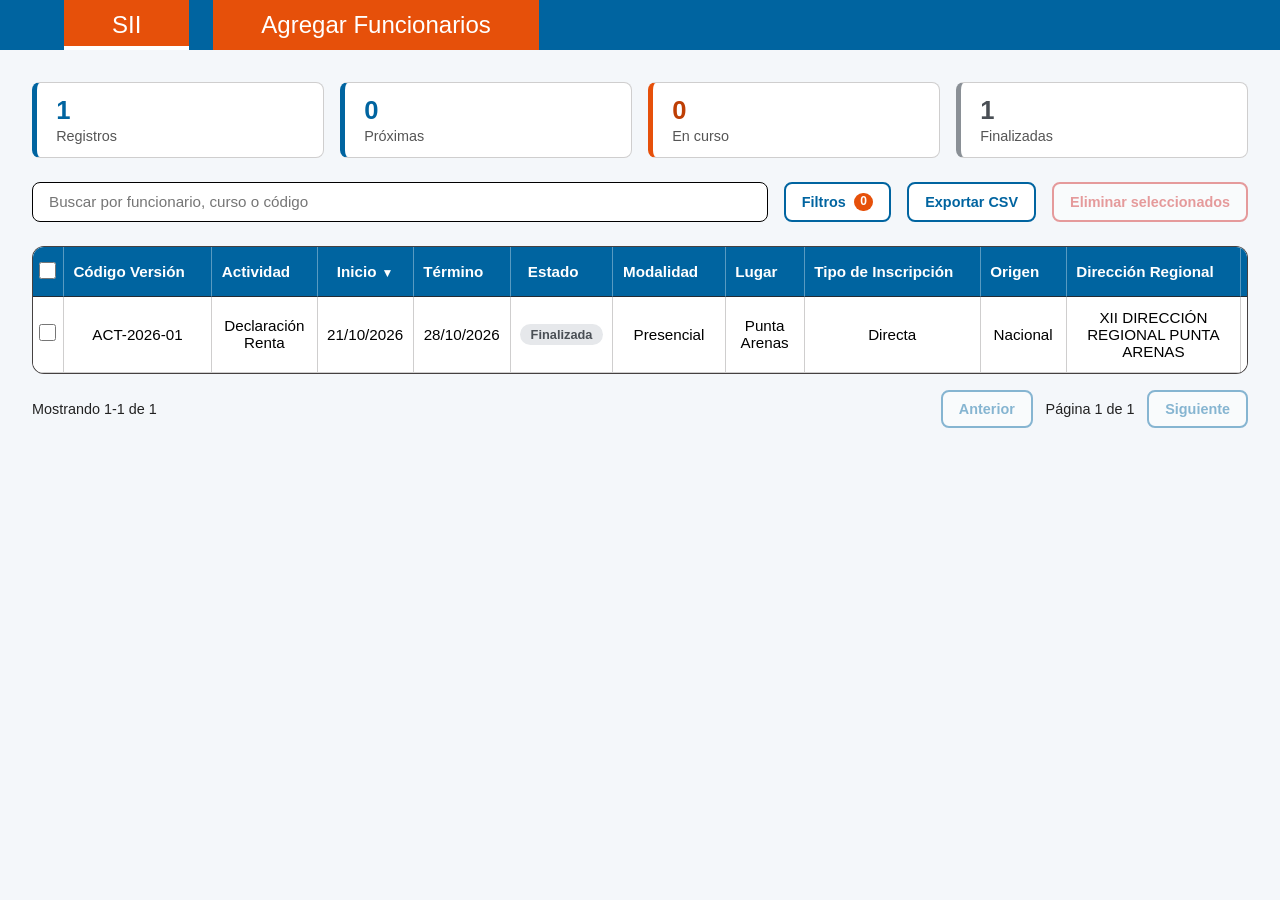
<file: index.html>
<!DOCTYPE html>
<html lang="es">
<head>
    <meta charset="UTF-8">
    <meta name="viewport" content="width=device-width, initial-scale=1.0">
    <title>Gestión Capacitaciones SII</title>
    <link rel="stylesheet" href="Estilos.css">
</head>
<body>
    <header>
        <nav class="navbar" aria-label="Navegación principal">
            <ul class="nav-links">
                <li><a href="index.html" aria-current="page">SII</a></li>
                <li><a href="Registro_Funcionarios.html">Agregar Funcionarios</a></li>
            </ul>
        </nav>
    </header>

    <main>
        <section id="Resumen" class="Resumen" aria-label="Resumen de capacitaciones"></section>

        <div class="Filtros">
            <input type="text" id="IngresarBusqueda" placeholder="Buscar por funcionario, curso o código" aria-label="Buscar">

            <button type="button" id="BtnToggleFiltros" class="btn_secundario btn_filtros" aria-expanded="false" aria-controls="PanelFiltros">
                Filtros
                <span id="ContadorFiltros" class="contador_filtros" hidden>0</span>
            </button>

            <button type="button" id="BtnExportarCSV" class="btn_secundario">Exportar CSV</button>
            <button type="button" id="BtnEliminarSeleccionados" class="btn_secundario btn_eliminar_seleccion" disabled>Eliminar seleccionados</button>
        </div>

        <div id="PanelFiltros" class="Panel_Filtros">
            <div class="campo_filtro">
                <label for="FiltroDepartamento">Departamento</label>
                <select id="FiltroDepartamento" aria-label="Filtrar por departamento">
                    <option value="">Todos los Departamentos</option>
                    <option value="Administración">Administración</option>
                    <option value="Asistencia">Asistencia</option>
                    <option value="Avaluaciones">Avaluaciones</option>
                    <option value="Dirección">Dirección</option>
                    <option value="Fiscalización">Fiscalización</option>
                    <option value="Jurídico">Jurídico</option>
                    <option value="Opat">Opat</option>
                    <option value="U. Porvenir">U. Porvenir</option>
                    <option value="U. Puerto Natales">U. Puerto Natales</option>
                </select>
            </div>

            <div class="campo_filtro">
                <label for="FiltroModalidad">Modalidad</label>
                <select id="FiltroModalidad" aria-label="Filtrar por modalidad">
                    <option value="">Todas las Modalidades</option>
                    <option value="Presencial">Presencial</option>
                    <option value="E-Learning">E-Learning</option>
                    <option value="Virtual">Virtual</option>
                </select>
            </div>

            <div class="campo_filtro">
                <label for="FiltroEstado">Estado</label>
                <select id="FiltroEstado" aria-label="Filtrar por estado">
                    <option value="">Todos los Estados</option>
                    <option value="proxima">Próxima</option>
                    <option value="en-curso">En curso</option>
                    <option value="finalizada">Finalizada</option>
                </select>
            </div>

            <button type="button" id="BtnLimpiarFiltros" class="btn_secundario">Limpiar filtros</button>
        </div>

        <div class="Tabla">
            <table>
                <thead>
                    <tr id="EncabezadoTabla"></tr>
                </thead>
                <tbody id="DatosTabla"></tbody>
            </table>
        </div>

        <div class="paginacion">
            <span id="InfoPaginacion"></span>
            <div class="paginacion_controles">
                <button type="button" id="BtnPaginaAnterior" class="btn_secundario">Anterior</button>
                <span id="NumeroPagina"></span>
                <button type="button" id="BtnPaginaSiguiente" class="btn_secundario">Siguiente</button>
            </div>
        </div>
    </main>

    <div id="Modal_Detalles" class="modal" role="dialog" aria-modal="true" aria-labelledby="TituloDetalles">
        <div class="modal_contenido">
            <h2 id="TituloDetalles">Detalles</h2>
            <ul id="Lista_Detalles" class="lista_detalles"></ul>
            <div class="campo_descripcion">
                <label for="Descripcion_Curso"><strong>Descripción del curso/capacitación:</strong></label>
                <textarea id="Descripcion_Curso" rows="4" readonly></textarea>
            </div>
            <div class="modal_acciones">
                <button type="button" id="BtnAceptarModal" class="btn_aceptar">Aceptar</button>
                <button type="button" id="BtnEditarModal" class="btn_editar">Editar</button>
                <button type="button" id="BtnEliminarModal" class="btn_eliminar">Eliminar</button>
            </div>
        </div>
    </div>

    <div id="Modal_ConfirmarEliminar" class="modal" role="dialog" aria-modal="true" aria-labelledby="TituloEliminar">
        <div class="modal_contenido modal_confirmar">
            <h2 id="TituloEliminar">Eliminar Registro</h2>
            <p id="TextoConfirmarEliminar" class="texto_confirmacion">
                ¿Estás seguro que deseas eliminar este registro? Esta acción no se puede deshacer.
            </p>
            <div class="campo">
                <label for="InputConfirmarEliminar">
                    Para confirmar, escribe <strong>Confirmar</strong>:
                </label>
                <input type="text" id="InputConfirmarEliminar" placeholder="Escribe aquí..." autocomplete="off">
            </div>
            <p id="MensajeErrorConfirmacion" class="Mensaje_Importacion" role="alert"></p>
            <div class="modal_acciones">
                <button type="button" id="BtnCancelarEliminar" class="btn_aceptar">Cancelar</button>
                <button type="button" id="BtnConfirmarEliminarDefinitivo" class="btn_eliminar">Eliminar</button>
            </div>
        </div>
    </div>

    <script src="Funciones_Javascript.js"></script>
</body>
</html>
</file>
<file: Estilos.css>
/* =========================================================
   Gestión de Capacitaciones - Estilos.css
   Paleta original: azul rgb(0,100,160) y naranja rgb(230,80,10)
   ========================================================= */

:root {
    --azul: rgb(0, 100, 160);
    --azul-oscuro: rgb(0, 80, 130);
    --naranja: rgb(230, 80, 10);
    --naranja-oscuro: rgb(190, 62, 4);
    --rojo: rgb(210, 40, 40);
    --rojo-oscuro: rgb(170, 30, 30);
    --texto: #222;
    --fondo: #f4f7fa;
    --borde: rgba(40, 35, 35, 0.863);
    --borde-suave: rgba(40, 35, 35, 0.22);
    --radio: 12px;
}

* {
    box-sizing: border-box;
    margin: 0;
    padding: 0;
    font-family: Arial, sans-serif;
}

body {
    background-color: var(--fondo);
    color: var(--texto);
}

:focus-visible {
    outline: 3px solid rgba(0, 100, 160, 0.55);
    outline-offset: 2px;
}

/* ---------- Navbar ---------- */

header {
    position: sticky;
    top: 0;
    z-index: 100;
}

.navbar {
    display: flex;
    justify-content: space-between;
    align-items: stretch;
    height: 50px;
    background-color: var(--azul);
    padding: 0 4rem;
    color: white;
}

.nav-links {
    display: flex;
    gap: 1.5rem;
    list-style: none;
    align-items: center;
}

.nav-links li {
    height: 100%;
    display: flex;
}

.nav-links a {
    color: white;
    text-decoration: none;
    font-size: x-large;
    background-color: var(--naranja);
    display: flex;
    align-items: center;
    height: 100%;
    padding: 0 3rem;
    transition: background-color 0.2s ease;
}

.nav-links a:hover {
    background-color: var(--naranja-oscuro);
}

/* Página actual: barra blanca inferior */
.nav-links a[aria-current="page"] {
    box-shadow: inset 0 -4px 0 white;
}

.nav-links a:focus-visible {
    outline-color: white;
    outline-offset: -4px;
}

/* ---------- Resumen ---------- */

.Resumen {
    display: flex;
    gap: 1rem;
    max-width: 95%;
    margin: 2rem auto 0;
}

.resumen_item {
    flex: 1;
    display: flex;
    flex-direction: column;
    gap: 0.2rem;
    padding: 0.8rem 1.2rem;
    background-color: white;
    border: 1px solid var(--borde-suave);
    border-left: 5px solid var(--azul);
    border-radius: 8px;
}

.resumen_en-curso { border-left-color: var(--naranja); }
.resumen_finalizada { border-left-color: #8a9096; }

.resumen_numero {
    font-size: 1.6rem;
    font-weight: bold;
    color: var(--azul);
}

.resumen_en-curso .resumen_numero { color: var(--naranja-oscuro); }
.resumen_finalizada .resumen_numero { color: #4a4f55; }

.resumen_texto {
    font-size: 0.9rem;
    color: #555;
}

/* ---------- Filtros ---------- */

.Filtros {
    display: flex;
    flex-wrap: wrap;
    gap: 1rem;
    max-width: 95%;
    margin: 1.5rem auto;
}

.Filtros input,
.Filtros select {
    padding: 0.6rem 1rem;
    border: 1px solid black;
    border-radius: 8px;
    font-size: 0.95rem;
    background-color: white;
}

.Filtros input {
    flex: 1;
    min-width: 220px;
}

.Filtros select {
    cursor: pointer;
}

.Filtros input:focus,
.Filtros select:focus {
    outline: none;
    border-color: var(--azul);
    box-shadow: 0 0 0 3px rgba(0, 100, 160, 0.15);
}

.btn_filtros {
    display: inline-flex;
    align-items: center;
    gap: 0.5rem;
}

.contador_filtros {
    display: inline-block;
    background-color: var(--naranja);
    color: white;
    font-size: 0.75rem;
    font-weight: bold;
    min-width: 1.4em;
    padding: 0.1rem 0.4rem;
    border-radius: 999px;
    line-height: 1.3;
}

.Panel_Filtros {
    display: none;
    flex-wrap: wrap;
    align-items: flex-end;
    gap: 1rem;
    max-width: 95%;
    margin: -0.8rem auto 1.5rem;
    padding: 1.2rem;
    background-color: white;
    border: 1px solid var(--borde-suave);
    border-radius: var(--radio);
    box-shadow: 0 6px 16px rgba(0, 0, 0, 0.1);
}

.Panel_Filtros.abierto {
    display: flex;
}

.campo_filtro {
    display: flex;
    flex-direction: column;
    gap: 0.3rem;
    min-width: 200px;
    flex: 1;
}

.campo_filtro label {
    font-size: 0.8rem;
    font-weight: bold;
    color: #555;
}

.campo_filtro select {
    padding: 0.6rem 1rem;
    border: 1px solid black;
    border-radius: 8px;
    font-size: 0.95rem;
    background-color: white;
    cursor: pointer;
}

.campo_filtro select:focus {
    outline: none;
    border-color: var(--azul);
    box-shadow: 0 0 0 3px rgba(0, 100, 160, 0.15);
}

.Panel_Filtros #BtnLimpiarFiltros {
    align-self: flex-end;
    white-space: nowrap;
}

/* ---------- Tabla ---------- */

.Tabla {
    max-width: 95%;
    margin: 0 auto 1rem;
    border-radius: var(--radio);
    border: 1px solid var(--borde);
    background-color: white;
    overflow: auto;
    max-height: 65vh;
}

table {
    width: 100%;
    min-width: 1540px;
    border-collapse: separate;
    border-spacing: 0;
}

.th_seleccion,
.td_seleccion {
    width: 42px;
    padding-left: 0.4rem;
    padding-right: 0.4rem;
}

.check_fila,
#CheckSeleccionarTodo {
    width: 17px;
    height: 17px;
    cursor: pointer;
}

thead th {
    position: sticky;
    top: 0;
    z-index: 1;
    background-color: var(--azul);
    color: white;
    padding: 0.9rem 0.6rem;
    font-size: 0.95rem;
    font-weight: 600;
    text-align: center;
    border-right: 1px solid rgba(255, 255, 255, 0.35);
    border-bottom: 1px solid var(--borde);
    cursor: pointer;
    user-select: none;
    white-space: nowrap;
}

thead th:last-child {
    border-right: none;
}

thead th:hover {
    background-color: var(--azul-oscuro);
}

thead th:focus-visible {
    outline-color: white;
    outline-offset: -4px;
}

.icono_orden {
    display: inline-block;
    width: 1em;
    margin-left: 0.3rem;
    font-size: 0.75rem;
}

th[aria-sort="ascending"] .icono_orden::after { content: "▲"; }
th[aria-sort="descending"] .icono_orden::after { content: "▼"; }

td {
    padding: 0.75rem 0.6rem;
    font-size: 0.95rem;
    text-align: center;
    color: black;
    border-right: 1px solid var(--borde-suave);
    border-bottom: 1px solid var(--borde-suave);
}

td:last-child {
    border-right: none;
}

tbody tr:nth-child(even) {
    background-color: #f8fafc;
}

.fila_clickable {
    cursor: pointer;
}

tbody tr.fila_clickable:hover,
tbody tr.fila_clickable:focus-visible {
    background-color: rgba(230, 80, 10, 0.14);
}

.fila_vacia {
    padding: 2rem;
    color: #555;
}

/* Estados */
.badge {
    display: inline-block;
    padding: 0.2rem 0.65rem;
    border-radius: 999px;
    font-size: 0.8rem;
    font-weight: bold;
    white-space: nowrap;
}

.badge_proxima { background-color: rgba(0, 100, 160, 0.12); color: var(--azul-oscuro); }
.badge_en-curso { background-color: rgba(230, 80, 10, 0.15); color: var(--naranja-oscuro); }
.badge_finalizada { background-color: #e6e8eb; color: #4a4f55; }
.badge_sin-fecha { background-color: #f0f0f0; color: #777; }

/* ---------- Paginación ---------- */

.paginacion {
    display: flex;
    align-items: center;
    justify-content: space-between;
    flex-wrap: wrap;
    gap: 1rem;
    max-width: 95%;
    margin: 0 auto 3rem;
    font-size: 0.9rem;
}

.paginacion_controles {
    display: flex;
    align-items: center;
    gap: 0.8rem;
}

/* ---------- Botones ---------- */

.Boton_Guardar {
    background-color: var(--azul);
    color: white;
    border: none;
    padding: 0.8rem;
    border-radius: 8px;
    cursor: pointer;
    font-weight: bold;
    font-size: 1rem;
    margin-top: 1rem;
    box-shadow: 0 2px 6px rgba(0, 100, 160, 0.35);
    transition: background-color 0.2s ease;
}

.Boton_Guardar:hover {
    background-color: var(--naranja);
}

.Boton_Guardar:active {
    transform: scale(0.98);
}

.btn_secundario {
    background-color: white;
    color: var(--azul);
    border: 2px solid var(--azul);
    padding: 0.55rem 1rem;
    border-radius: 8px;
    cursor: pointer;
    font-weight: bold;
    font-size: 0.9rem;
    transition: background-color 0.2s ease, color 0.2s ease, border-color 0.2s ease;
}

.btn_secundario:hover:not(:disabled) {
    background-color: var(--azul);
    color: white;
}

.btn_secundario:disabled {
    opacity: 0.45;
    cursor: not-allowed;
}

.btn_secundario.btn_eliminar_seleccion {
    color: var(--rojo);
    border-color: var(--rojo);
}

.btn_secundario.btn_eliminar_seleccion:hover:not(:disabled) {
    background-color: var(--rojo);
    color: white;
}

.Boton-Inspeccionar {
    background: transparent;
    border: none;
    cursor: pointer;
}

/* ---------- Formularios ---------- */

.Formulario {
    max-width: 600px;
    margin: 3rem auto;
    padding: 2rem;
    border: 1px solid rgba(40, 35, 35, 0.15);
    border-radius: var(--radio);
    background-color: white;
    box-shadow: 0 4px 10px rgba(0, 0, 0, 0.08);
    transition: box-shadow 0.25s ease;
}

.Formulario:hover {
    box-shadow: 0 8px 18px rgba(0, 0, 0, 0.12);
}

.Formulario h2 {
    position: relative;
    padding-bottom: 0.8rem;
    margin-bottom: 2rem;
    font-size: 1.4rem;
    letter-spacing: 0.5px;
    text-align: center;
    color: var(--azul);
}

.Formulario h2::after {
    content: "";
    position: absolute;
    left: 50%;
    bottom: 0;
    transform: translateX(-50%);
    width: 60px;
    height: 4px;
    border-radius: 4px;
    background-color: var(--naranja);
}

#FormCapacitacion {
    display: flex;
    flex-direction: column;
    gap: 1rem;
}

.campo {
    display: flex;
    flex-direction: column;
    gap: 0.3rem;
}

.campo label {
    font-weight: bold;
    font-size: 0.9rem;
}

#FormCapacitacion input,
#FormCapacitacion select,
.Formulario-Importar input[type="file"] {
    padding: 0.6rem 1rem;
    border: 1px solid var(--borde);
    border-radius: 8px;
    font-size: 0.95rem;
    background-color: white;
    transition: border-color 0.2s ease, box-shadow 0.2s ease;
}

#FormCapacitacion input:focus,
#FormCapacitacion select:focus,
.Formulario-Importar input[type="file"]:focus {
    outline: none;
    border-color: var(--azul);
    box-shadow: 0 0 0 3px rgba(0, 100, 160, 0.15);
}

@media (min-width: 720px) {
    .Formulario:not(.Formulario-Importar) {
        max-width: 800px;
    }

    #FormCapacitacion {
        display: grid;
        grid-template-columns: 1fr 1fr;
        column-gap: 1.5rem;
        row-gap: 1rem;
    }

    /* Actividad, mensaje y botón ocupan el ancho completo */
    #FormCapacitacion .campo:nth-child(2),
    #FormCapacitacion .Mensaje_Importacion,
    #FormCapacitacion .Boton_Guardar {
        grid-column: 1 / -1;
    }
}

/* ---------- Importar desde Excel ---------- */

.Formulario-Importar {
    max-width: 600px;
    border: 2px dashed var(--azul);
    background-color: rgba(0, 100, 160, 0.03);
}

.Formulario-Importar .campo label {
    color: var(--azul);
}

.Formulario-Importar input[type="file"] {
    padding: 0.5rem;
    border-color: rgba(40, 35, 35, 0.4);
    cursor: pointer;
    font-size: 0.9rem;
}

.Formulario-Importar input[type="file"]::file-selector-button {
    padding: 0.5rem 1rem;
    margin-right: 1rem;
    border: none;
    border-radius: 6px;
    background-color: var(--azul);
    color: white;
    font-weight: bold;
    cursor: pointer;
    transition: background-color 0.2s ease;
}

.Formulario-Importar input[type="file"]::file-selector-button:hover {
    background-color: var(--naranja);
}

.acciones_importar {
    display: flex;
    flex-wrap: wrap;
    gap: 0.8rem;
    margin-top: 1rem;
}

.acciones_importar .Boton_Guardar,
.acciones_importar .btn_secundario {
    flex: 1;
    margin-top: 0;
    padding: 0.8rem;
    font-size: 1rem;
    white-space: nowrap;
}

/* Mensajes (éxito / error): se muestran solo si tienen la clase */
.Mensaje_Importacion {
    display: none;
    margin-top: 1rem;
    padding: 0.7rem 1rem;
    border-radius: 8px;
    font-size: 0.9rem;
    text-align: center;
}

.Mensaje_Importacion.exito {
    display: block;
    background-color: rgba(0, 150, 60, 0.12);
    color: rgb(0, 110, 40);
    border: 1px solid rgba(0, 150, 60, 0.35);
}

.Mensaje_Importacion.error {
    display: block;
    background-color: rgba(210, 40, 40, 0.1);
    color: var(--rojo-oscuro);
    border: 1px solid rgba(210, 40, 40, 0.35);
}

#MensajeErrorConfirmacion:empty {
    display: none;
}

/* ---------- Modales ---------- */

.modal {
    display: none;
    position: fixed;
    inset: 0;
    background-color: rgba(0, 0, 0, 0.6);
    justify-content: center;
    align-items: center;
    z-index: 1000;
}

.modal_contenido {
    background-color: white;
    padding: 2rem;
    border-radius: var(--radio);
    width: 90%;
    max-width: 500px;
    max-height: 90vh;
    overflow-y: auto;
    box-shadow: 0 4px 10px rgba(0, 0, 0, 0.3);
    display: flex;
    flex-direction: column;
    gap: 1.2rem;
}

.modal_contenido h2 {
    color: var(--azul);
    text-align: center;
}

.lista_detalles {
    list-style: none;
    display: flex;
    flex-direction: column;
    gap: 0.5rem;
}

.lista_detalles li {
    font-size: 0.95rem;
    border-bottom: 1px solid #eee;
    padding-bottom: 0.3rem;
}

.campo_descripcion {
    display: flex;
    flex-direction: column;
    gap: 0.5rem;
}

.campo_descripcion textarea {
    width: 100%;
    padding: 0.6rem;
    border: 1px solid var(--borde);
    border-radius: 8px;
    resize: vertical;
    font-size: 0.95rem;
}

.campo_descripcion textarea[readonly] {
    background-color: #f8f9fa;
    color: #333;
    cursor: default;
}

.modal_acciones {
    display: flex;
    justify-content: space-between;
    gap: 1rem;
    margin-top: 0.5rem;
}

.btn_aceptar,
.btn_editar,
.btn_eliminar {
    flex: 1;
    padding: 0.7rem;
    border: none;
    border-radius: 8px;
    font-weight: bold;
    cursor: pointer;
    font-size: 0.95rem;
    color: white;
    transition: background-color 0.2s ease;
}

.btn_aceptar { background-color: var(--azul); }
.btn_aceptar:hover { background-color: var(--azul-oscuro); }

.btn_editar { background-color: var(--naranja); }
.btn_editar:hover { background-color: var(--naranja-oscuro); }

.btn_eliminar { background-color: var(--rojo); }
.btn_eliminar:hover { background-color: var(--rojo-oscuro); }

.modal_confirmar {
    border-top: 5px solid var(--rojo);
}

.modal_confirmar h2 {
    color: var(--rojo);
}

.texto_confirmacion {
    color: #333;
    font-size: 0.95rem;
    line-height: 1.4;
    text-align: center;
}

.modal_confirmar .campo input {
    padding: 0.6rem 1rem;
    border: 1px solid rgba(40, 35, 35, 0.4);
    border-radius: 8px;
    font-size: 0.95rem;
    transition: border-color 0.2s ease, box-shadow 0.2s ease;
}

.modal_confirmar .campo input:focus {
    outline: none;
    border-color: var(--rojo);
    box-shadow: 0 0 0 3px rgba(210, 40, 40, 0.15);
}

/* ---------- Modal de importación con progreso ---------- */

.modal_importando .modal_acciones {
    justify-content: center;
}

.nombre_archivo_importando {
    font-size: 0.9rem;
    color: #333;
    text-align: center;
    word-break: break-all;
}

.barra_progreso_contenedor {
    width: 100%;
    height: 14px;
    background-color: #e6e8eb;
    border-radius: 999px;
    overflow: hidden;
}

.barra_progreso {
    height: 100%;
    width: 0%;
    background-color: var(--azul);
    border-radius: 999px;
    transition: width 0.2s linear, background-color 0.3s ease;
}

.barra_progreso.completa {
    background-color: rgb(0, 150, 60);
}

.texto_tiempo_estimado {
    font-size: 0.85rem;
    color: #555;
    text-align: center;
}

#BtnAceptarImportar,
#BtnCancelarImportar {
    max-width: 220px;
    margin: 0 auto;
}

/* ---------- Avisos (toast) ---------- */

#ToastContenedor {
    position: fixed;
    right: 1.5rem;
    bottom: 1.5rem;
    display: flex;
    flex-direction: column;
    gap: 0.6rem;
    z-index: 2000;
}

.toast {
    padding: 0.8rem 1.2rem;
    border-radius: 8px;
    color: white;
    font-size: 0.95rem;
    box-shadow: 0 4px 10px rgba(0, 0, 0, 0.25);
    background-color: var(--azul);
    border-left: 5px solid var(--naranja);
}

.toast.error {
    background-color: var(--rojo);
    border-left-color: white;
}

/* ---------- Responsive ---------- */

@media (max-width: 720px) {
    .navbar {
        padding: 0 1rem;
    }

    .nav-links {
        gap: 0.5rem;
    }

    .nav-links a {
        padding: 0 1rem;
        font-size: large;
    }

    .Resumen {
        display: grid;
        grid-template-columns: 1fr 1fr;
    }

    .Formulario {
        margin: 1.5rem 1rem;
        padding: 1.2rem;
    }

    .modal_acciones {
        flex-wrap: wrap;
    }
}

@media (prefers-reduced-motion: reduce) {
    * {
        transition: none !important;
    }
}
</file>
